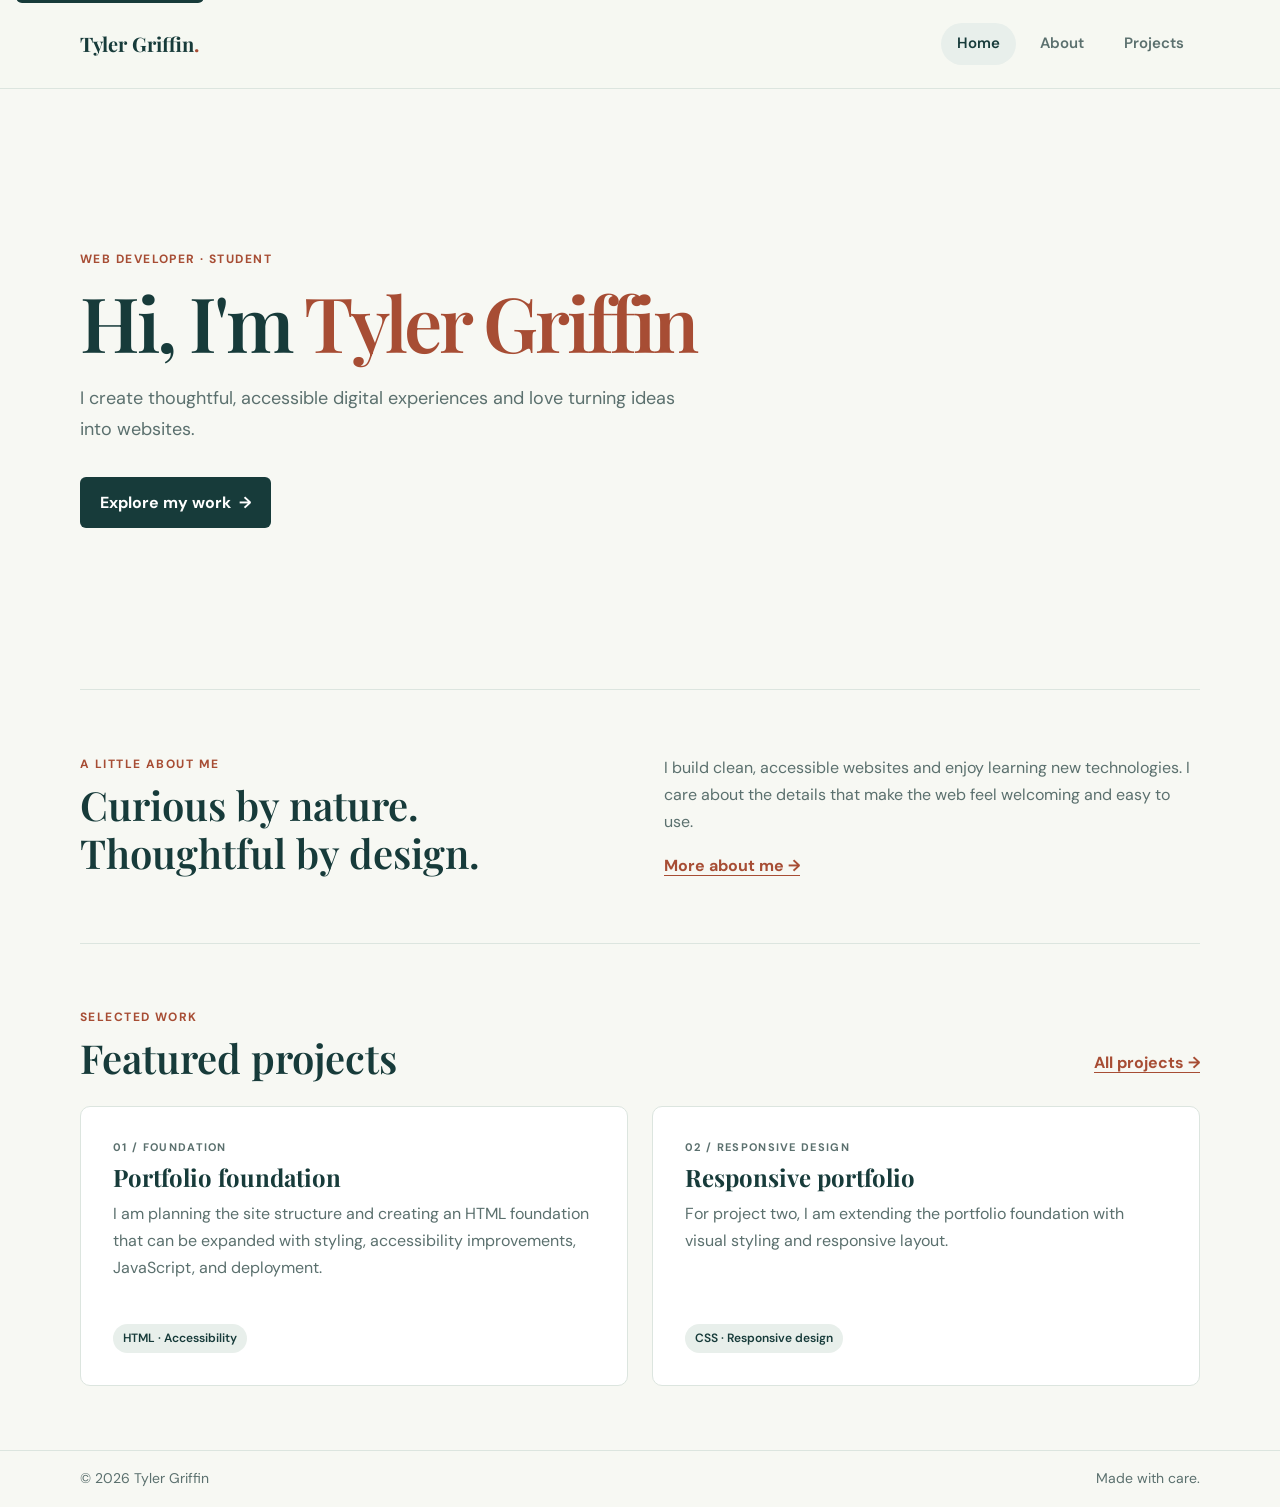
<file: index.html>
<!DOCTYPE html>
<html lang="en">
  <head>
    <meta charset="UTF-8" />
    <meta name="viewport" content="width=device-width, initial-scale=1.0" />
    <title>My Portfolio | Home</title>
    <meta name="description" content="The portfolio of Tyler Griffin, web developer and student." />
    <link rel="preconnect" href="https://fonts.googleapis.com" />
    <link rel="preconnect" href="https://fonts.gstatic.com" crossorigin />
    <link href="https://fonts.googleapis.com/css2?family=DM+Sans:wght@400;500;600;700&family=Playfair+Display:wght@600;700&display=swap" rel="stylesheet" />
    <link rel="stylesheet" href="styles.css" />
  </head>
  <body>
    <a class="skip-link" href="#main-content">Skip to main content</a>
    <header class="site-header">
      <nav class="site-nav page-width" aria-label="Main navigation">
        <a class="brand" href="index.html" aria-label="Tyler Griffin home page">Tyler Griffin<span aria-hidden="true">.</span></a>
        <ul class="nav-links">
          <li><a href="index.html" aria-current="page">Home</a></li>
          <li><a href="about.html">About</a></li>
          <li><a href="projects.html">Projects</a></li>
        </ul>
      </nav>
    </header>

    <main id="main-content" class="page-width">
      <section class="hero">
      <p class="eyebrow">Web developer · Student</p>
      <h1>Hi, I'm <span>Tyler Griffin</span></h1>
      <p class="hero-copy">I create thoughtful, accessible digital experiences and love turning ideas into websites.</p>
      <a class="button-link" href="projects.html">Explore my work <span aria-hidden="true">→</span></a>
      </section>

      <section class="content-section intro-section">
      <div>
        <p class="eyebrow">A little about me</p>
        <h2>Curious by nature.<br />Thoughtful by design.</h2>
      </div>
      <div class="intro-copy">
        <p>I build clean, accessible websites and enjoy learning new technologies. I care about the details that make the web feel welcoming and easy to use.</p>
        <a class="text-link" href="about.html">More about me <span aria-hidden="true">→</span></a>
      </div>
      </section>

      <section class="content-section">
      <div class="section-heading">
        <div>
          <p class="eyebrow">Selected work</p>
          <h2>Featured projects</h2>
        </div>
        <a class="text-link" href="projects.html">All projects <span aria-hidden="true">→</span></a>
      </div>
      <div class="project-grid">
        <article class="project-card">
          <p class="project-number">01 / Foundation</p>
          <h3>Portfolio foundation</h3>
          <p>I am planning the site structure and creating an HTML foundation that can be expanded with styling, accessibility improvements, JavaScript, and deployment.</p>
          <span class="project-tag">HTML · Accessibility</span>
        </article>
        <article class="project-card">
          <p class="project-number">02 / Responsive design</p>
          <h3>Responsive portfolio</h3>
          <p>For project two, I am extending the portfolio foundation with visual styling and responsive layout.</p>
          <span class="project-tag">CSS · Responsive design</span>
        </article>
      </div>
      </section>
    </main>

    <footer class="site-footer">
      <p class="page-width">© 2026 Tyler Griffin <span>Made with care.</span></p>
    </footer>
  </body>
</html>
</file>
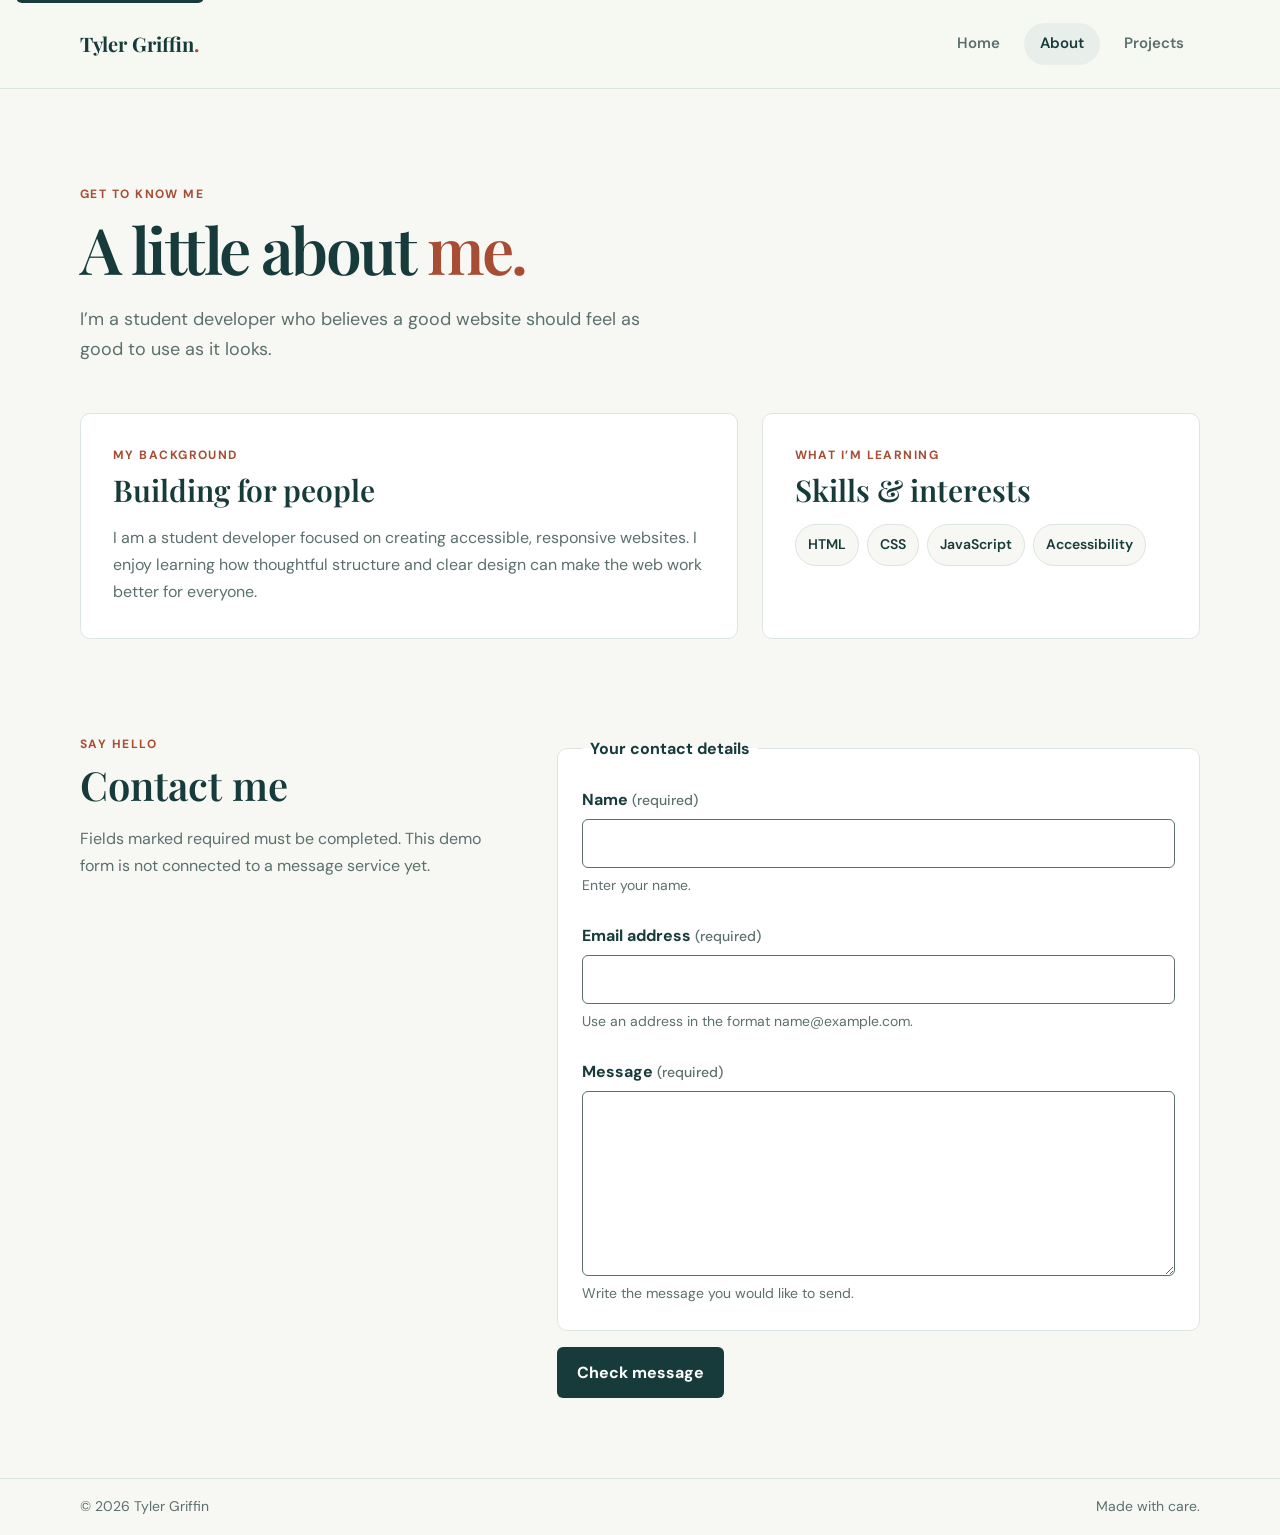
<file: about.html>
<!DOCTYPE html>
<html lang="en">
  <head>
    <meta charset="UTF-8" />
    <meta name="viewport" content="width=device-width, initial-scale=1.0" />
    <title>My Portfolio | About & Contact</title>
    <meta name="description" content="Learn about Tyler Griffin, a student developer focused on accessible web design." />
    <link rel="preconnect" href="https://fonts.googleapis.com" />
    <link rel="preconnect" href="https://fonts.gstatic.com" crossorigin />
    <link href="https://fonts.googleapis.com/css2?family=DM+Sans:wght@400;500;600;700&family=Playfair+Display:wght@600;700&display=swap" rel="stylesheet" />
    <link rel="stylesheet" href="styles.css" />
  </head>
  <body>
    <a class="skip-link" href="#main-content">Skip to main content</a>
    <header class="site-header">
      <nav class="site-nav page-width" aria-label="Main navigation">
        <a class="brand" href="index.html" aria-label="Tyler Griffin home page">Tyler Griffin<span aria-hidden="true">.</span></a>
        <ul class="nav-links">
          <li><a href="index.html">Home</a></li>
          <li><a href="about.html" aria-current="page">About</a></li>
          <li><a href="projects.html">Projects</a></li>
        </ul>
      </nav>
    </header>

    <main id="main-content" class="page-width">
      <section class="page-heading">
        <p class="eyebrow">Get to know me</p>
        <h1>A little about <span>me.</span></h1>
        <p class="page-lead">I’m a student developer who believes a good website should feel as good to use as it looks.</p>
      </section>

      <div class="about-grid">
        <section class="info-card">
          <p class="eyebrow">My background</p>
          <h2>Building for people</h2>
          <p>I am a student developer focused on creating accessible, responsive websites. I enjoy learning how thoughtful structure and clear design can make the web work better for everyone.</p>
        </section>

        <section class="info-card skills-card">
          <p class="eyebrow">What I’m learning</p>
          <h2>Skills & interests</h2>
          <ul class="skill-list">
            <li>HTML</li>
            <li>CSS</li>
            <li>JavaScript</li>
            <li>Accessibility</li>
          </ul>
        </section>
      </div>

      <section class="contact-section" aria-labelledby="contact-heading">
        <div class="contact-heading">
          <p class="eyebrow">Say hello</p>
          <h2 id="contact-heading">Contact me</h2>
          <p class="contact-copy">Fields marked required must be completed. This demo form is not connected to a message service yet.</p>
        </div>

        <form class="contact-form">
          <fieldset>
            <legend>Your contact details</legend>
            <div class="form-field">
              <label for="contact-name">Name <span>(required)</span></label>
              <input id="contact-name" name="name" type="text" autocomplete="name" maxlength="100" required aria-describedby="name-hint name-error" />
              <p class="field-hint" id="name-hint">Enter your name.</p>
              <p class="form-error" id="name-error" hidden aria-live="polite"></p>
            </div>

            <div class="form-field">
              <label for="contact-email">Email address <span>(required)</span></label>
              <input id="contact-email" name="email" type="email" autocomplete="email" maxlength="254" required aria-describedby="email-hint email-error" />
              <p class="field-hint" id="email-hint">Use an address in the format name@example.com.</p>
              <p class="form-error" id="email-error" hidden aria-live="polite"></p>
            </div>

            <div class="form-field">
              <label for="contact-message">Message <span>(required)</span></label>
              <textarea id="contact-message" name="message" rows="6" required aria-describedby="message-hint message-error"></textarea>
              <p class="field-hint" id="message-hint">Write the message you would like to send.</p>
              <p class="form-error" id="message-error" hidden aria-live="polite"></p>
            </div>
          </fieldset>

          <button class="button-link" type="submit">Check message</button>
          <p class="form-status" role="status" aria-live="polite"></p>
        </form>
      </section>
    </main>

    <footer class="site-footer">
      <p class="page-width">© 2026 Tyler Griffin <span>Made with care.</span></p>
    </footer>
    <script>
      const form = document.querySelector(".contact-form");
      const status = form.querySelector(".form-status");

      function showError(field) {
        const error = document.getElementById(`${field.id.replace("contact-", "")}-error`);
        error.textContent = field.validationMessage;
        error.hidden = false;
        field.setAttribute("aria-invalid", "true");
      }

      function clearError(field) {
        const error = document.getElementById(`${field.id.replace("contact-", "")}-error`);
        error.textContent = "";
        error.hidden = true;
        field.removeAttribute("aria-invalid");
      }

      let submitted = false;

      form.addEventListener("invalid", (event) => {
        submitted = true;
        showError(event.target);
      }, true);

      form.addEventListener("input", (event) => {
        if (event.target.validity.valid) {
          clearError(event.target);
        } else if (submitted) {
          showError(event.target);
        }
      });

      form.addEventListener("submit", (event) => {
        event.preventDefault();
        status.textContent = "Your message passed validation, but this demo form is not connected to a message service yet.";
      });
    </script>
  </body>
</html>
</file>
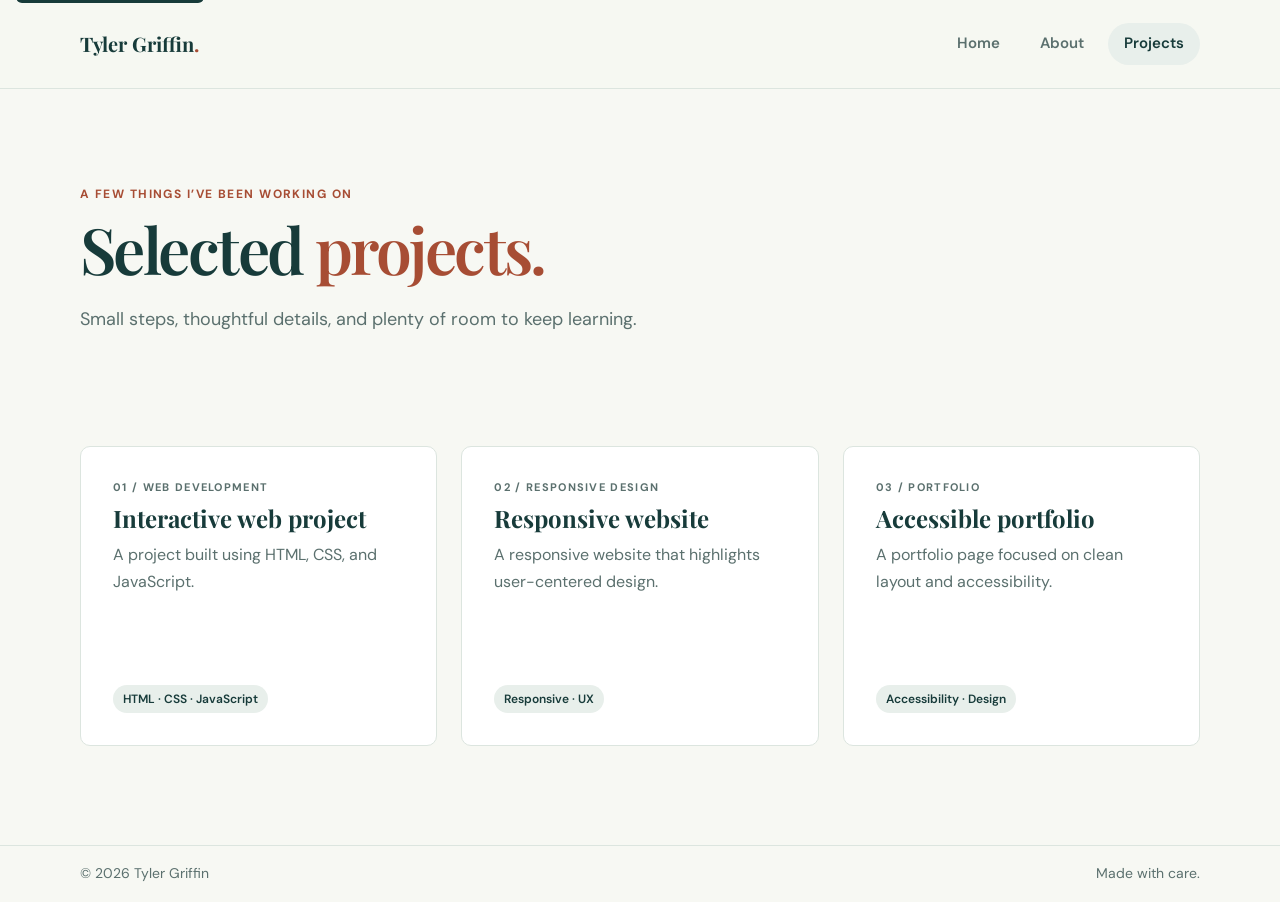
<file: projects.html>
<!DOCTYPE html>
<html lang="en">
  <head>
    <meta charset="UTF-8" />
    <meta name="viewport" content="width=device-width, initial-scale=1.0" />
    <title>My Portfolio | Projects</title>
    <meta name="description" content="Explore projects by Tyler Griffin, a student developer." />
    <link rel="preconnect" href="https://fonts.googleapis.com" />
    <link rel="preconnect" href="https://fonts.gstatic.com" crossorigin />
    <link href="https://fonts.googleapis.com/css2?family=DM+Sans:wght@400;500;600;700&family=Playfair+Display:wght@600;700&display=swap" rel="stylesheet" />
    <link rel="stylesheet" href="styles.css" />
  </head>
  <body>
    <a class="skip-link" href="#main-content">Skip to main content</a>
    <header class="site-header">
      <nav class="site-nav page-width" aria-label="Main navigation">
        <a class="brand" href="index.html" aria-label="Tyler Griffin home page">Tyler Griffin<span aria-hidden="true">.</span></a>
        <ul class="nav-links">
          <li><a href="index.html">Home</a></li>
          <li><a href="about.html">About</a></li>
          <li><a href="projects.html" aria-current="page">Projects</a></li>
        </ul>
      </nav>
    </header>

    <main id="main-content" class="page-width">
      <section class="page-heading">
        <p class="eyebrow">A few things I’ve been working on</p>
        <h1>Selected <span>projects.</span></h1>
        <p class="page-lead">Small steps, thoughtful details, and plenty of room to keep learning.</p>
      </section>

      <section class="content-section projects-section">
        <h2 class="visually-hidden">Featured work</h2>
        <div class="project-grid all-projects">
          <article class="project-card">
            <p class="project-number">01 / Web development</p>
            <h3>Interactive web project</h3>
            <p>A project built using HTML, CSS, and JavaScript.</p>
            <span class="project-tag">HTML · CSS · JavaScript</span>
          </article>

          <article class="project-card">
            <p class="project-number">02 / Responsive design</p>
            <h3>Responsive website</h3>
            <p>A responsive website that highlights user-centered design.</p>
            <span class="project-tag">Responsive · UX</span>
          </article>

          <article class="project-card">
            <p class="project-number">03 / Portfolio</p>
            <h3>Accessible portfolio</h3>
            <p>A portfolio page focused on clean layout and accessibility.</p>
            <span class="project-tag">Accessibility · Design</span>
          </article>
        </div>
      </section>
    </main>

    <footer class="site-footer">
      <p class="page-width">© 2026 Tyler Griffin <span>Made with care.</span></p>
    </footer>
  </body>
</html>
</file>
<file: styles.css>
:root {
  color-scheme: light;
  --color-ink: #173b3a;
  --color-muted: #5b706e;
  --color-paper: #f7f8f3;
  --color-surface: #ffffff;
  --color-accent-dark: #a74d34;
  --color-error: #a02c2c;
  --color-line: #dce5df;
  --font-body: "DM Sans", sans-serif;
  --font-heading: "Playfair Display", Georgia, serif;
  --space-1: 8px;
  --space-2: 16px;
  --space-3: 24px;
  --space-4: 32px;
  --space-5: 40px;
  --space-6: 48px;
  --space-8: 64px;
}

* {
  box-sizing: border-box;
}

html {
  scroll-behavior: smooth;
}

body {
  min-width: 320px;
  margin: 0;
  background: var(--color-paper);
  color: var(--color-ink);
  font-family: var(--font-body);
  font-size: 16px;
  line-height: 1.7;
}

a {
  color: inherit;
}

a:focus-visible {
  outline: 3px solid var(--color-ink);
  outline-offset: 4px;
}

.page-width {
  width: min(100% - 32px, 1120px);
  margin-inline: auto;
}

.site-header {
  border-bottom: 1px solid var(--color-line);
  background: rgb(247 248 243 / 94%);
}

.site-nav {
  display: flex;
  min-height: 72px;
  align-items: center;
  justify-content: space-between;
  gap: var(--space-2);
}

.brand {
  font-family: var(--font-heading);
  font-size: 20px;
  font-weight: 700;
  text-decoration: none;
  white-space: nowrap;
}

.brand span,
.hero h1 span,
.page-heading h1 span {
  color: var(--color-accent-dark);
}

.skip-link {
  position: absolute;
  left: 16px;
  top: -40px;
  z-index: 10;
  padding: 8px 12px;
  border-radius: 0 0 6px 6px;
  background: var(--color-ink);
  color: #fff;
  font-weight: 700;
  text-decoration: none;
}

.skip-link:focus {
  top: 0;
}

.nav-links {
  display: flex;
  flex-wrap: wrap;
  justify-content: flex-end;
  gap: 4px;
  margin: 0;
  padding: 0;
  list-style: none;
}

.nav-links li {
  display: flex;
}

.nav-links a {
  padding: 8px 12px;
  border-radius: 999px;
  color: var(--color-muted);
  font-size: 14px;
  font-weight: 600;
  text-decoration: none;
}

.nav-links a:hover,
.nav-links a[aria-current="page"] {
  background: #e8efeb;
  color: var(--color-ink);
}

#main-content {
  min-height: calc(100vh - 144px);
}

.hero {
  display: flex;
  min-height: 440px;
  flex-direction: column;
  align-items: flex-start;
  justify-content: center;
  padding-block: var(--space-8);
}

.eyebrow,
.project-number {
  margin: 0 0 var(--space-1);
  color: var(--color-accent-dark);
  font-size: 12px;
  font-weight: 700;
  letter-spacing: 0.12em;
  line-height: 1.5;
  text-transform: uppercase;
}

h1,
h2,
h3,
p {
  margin-top: 0;
}

h1,
h2,
h3 {
  color: var(--color-ink);
  line-height: 1.2;
}

h1,
h2 {
  font-family: var(--font-heading);
  font-weight: 600;
}

.hero h1 {
  max-width: 760px;
  margin-bottom: var(--space-2);
  font-size: clamp(42px, 10vw, 76px);
  letter-spacing: -0.04em;
}

.hero-copy,
.page-lead {
  max-width: 600px;
  margin-bottom: var(--space-4);
  color: var(--color-muted);
  font-size: 18px;
}

.button-link {
  display: inline-flex;
  min-height: 48px;
  align-items: center;
  gap: var(--space-1);
  padding: 12px 20px;
  border-radius: 6px;
  background: var(--color-ink);
  color: white;
  font-weight: 700;
  text-decoration: none;
  transition: background-color 160ms ease, transform 160ms ease;
}

.button-link:hover {
  transform: translateY(-2px);
  background: #245956;
}

.button-link:focus-visible,
input:focus-visible,
textarea:focus-visible {
  outline: 3px solid var(--color-ink);
  outline-offset: 3px;
}

.content-section {
  padding-block: var(--space-6);
}

.intro-section {
  display: grid;
  gap: var(--space-3);
  border-top: 1px solid var(--color-line);
  border-bottom: 1px solid var(--color-line);
}

.intro-section h2,
.section-heading h2,
.info-card h2 {
  margin-bottom: 0;
  font-size: clamp(28px, 6vw, 40px);
}

.intro-copy {
  max-width: 560px;
  color: var(--color-muted);
}

.intro-copy p {
  margin-bottom: var(--space-2);
}

.text-link {
  color: var(--color-accent-dark);
  font-weight: 700;
  text-decoration-thickness: 1px;
  text-underline-offset: 4px;
}

.section-heading {
  display: flex;
  align-items: flex-end;
  justify-content: space-between;
  gap: var(--space-2);
  margin-bottom: var(--space-3);
}

.section-heading .text-link {
  flex-shrink: 0;
  margin-bottom: 6px;
}

.project-grid,
.about-grid {
  display: grid;
  grid-template-columns: minmax(0, 1fr);
  gap: var(--space-2);
}

.project-card,
.info-card {
  min-width: 0;
  padding: var(--space-3);
  border: 1px solid var(--color-line);
  border-radius: 10px;
  background: var(--color-surface);
}

.project-card {
  display: flex;
  min-height: 240px;
  flex-direction: column;
  align-items: flex-start;
}

.project-number {
  color: var(--color-muted);
  font-size: 11px;
}

.project-card h3 {
  margin-bottom: var(--space-1);
  font-family: var(--font-heading);
  font-size: 24px;
}

.project-card > p:not(.project-number),
.info-card > p:not(.eyebrow) {
  color: var(--color-muted);
}

.project-tag {
  margin-top: auto;
  padding: 4px 10px;
  border-radius: 999px;
  background: #e8efeb;
  color: var(--color-ink);
  font-size: 12px;
  font-weight: 600;
}

.page-heading {
  max-width: 760px;
  padding-block: var(--space-8) var(--space-4);
}

.page-heading h1 {
  margin-bottom: var(--space-2);
  font-size: clamp(40px, 9vw, 64px);
  letter-spacing: -0.04em;
}

.page-lead {
  margin-bottom: 0;
}

.about-grid {
  padding-bottom: var(--space-8);
}

.contact-section {
  display: grid;
  gap: var(--space-4);
  padding-block: 0 var(--space-8);
}

.contact-heading h2 {
  margin-bottom: var(--space-2);
  font-size: clamp(28px, 6vw, 40px);
}

.contact-copy,
.field-hint {
  color: var(--color-muted);
}

.contact-copy {
  max-width: 560px;
  margin-bottom: 0;
}

.contact-form fieldset {
  display: grid;
  gap: var(--space-3);
  min-width: 0;
  margin: 0;
  padding: var(--space-3);
  border: 1px solid var(--color-line);
  border-radius: 10px;
  background: var(--color-surface);
}

.contact-form legend {
  padding-inline: var(--space-1);
  color: var(--color-ink);
  font-weight: 700;
}

.form-field {
  display: grid;
  gap: 6px;
}

.form-field label {
  color: var(--color-ink);
  font-weight: 700;
}

.form-field label span {
  color: var(--color-muted);
  font-size: 14px;
  font-weight: 500;
}

.form-field input,
.form-field textarea {
  width: 100%;
  min-height: 48px;
  padding: 10px 12px;
  border: 1px solid var(--color-muted);
  border-radius: 6px;
  background: var(--color-surface);
  color: var(--color-ink);
  font: inherit;
}

.form-field textarea {
  min-height: 144px;
  resize: vertical;
}

.field-hint,
.form-error {
  margin: 0;
  font-size: 14px;
}

.form-error {
  color: var(--color-error);
  font-weight: 600;
}

.form-field input[aria-invalid="true"],
.form-field textarea[aria-invalid="true"] {
  border: 2px solid var(--color-error);
}

.contact-form .button-link {
  margin-top: var(--space-2);
  border: 0;
  cursor: pointer;
  font: inherit;
  font-weight: 700;
}

.form-status {
  margin: var(--space-2) 0 0;
  color: var(--color-ink);
}

.info-card {
  padding: var(--space-4);
}

.info-card h2 {
  margin-bottom: var(--space-2);
  font-size: 30px;
}

.info-card > p:last-child {
  margin-bottom: 0;
}

.skill-list {
  display: flex;
  flex-wrap: wrap;
  gap: var(--space-1);
  margin: 0;
  padding: 0;
  list-style: none;
}

.skill-list li {
  padding: 8px 12px;
  border: 1px solid var(--color-line);
  border-radius: 999px;
  background: var(--color-paper);
  font-size: 14px;
  font-weight: 600;
}

.projects-section {
  padding-top: 0;
  padding-bottom: var(--space-8);
}

.visually-hidden {
  position: absolute;
  width: 1px;
  height: 1px;
  overflow: hidden;
  clip: rect(0, 0, 0, 0);
  white-space: nowrap;
  clip-path: inset(50%);
}

.site-footer {
  border-top: 1px solid var(--color-line);
  color: var(--color-muted);
  font-size: 14px;
}

.site-footer p {
  display: flex;
  justify-content: space-between;
  gap: var(--space-2);
  margin-bottom: 0;
  padding-block: var(--space-2);
}

@media (min-width: 700px) {
  .page-width {
    width: min(100% - 64px, 1120px);
  }

  .site-nav {
    min-height: 88px;
  }

  .nav-links {
    gap: var(--space-1);
  }

  .nav-links a {
    padding-inline: var(--space-2);
    font-size: 15px;
  }

  .hero {
    min-height: 520px;
  }

  .intro-section {
    grid-template-columns: 1fr 1fr;
    align-items: center;
    gap: var(--space-6);
    padding-block: var(--space-8);
  }

  .project-grid,
  .about-grid {
    grid-template-columns: repeat(2, minmax(0, 1fr));
    gap: var(--space-3);
  }

  .project-card {
    min-height: 280px;
    padding: var(--space-4);
  }

  .page-heading {
    padding-block: 96px var(--space-6);
  }
}

@media (min-width: 1100px) {
  .hero {
    min-height: 600px;
  }

  .content-section {
    padding-block: var(--space-8);
  }

  .all-projects {
    grid-template-columns: repeat(3, minmax(0, 1fr));
  }

  .all-projects .project-card {
    min-height: 300px;
  }

  .about-grid {
    grid-template-columns: 1.2fr 0.8fr;
    padding-bottom: 96px;
  }

  .contact-section {
    grid-template-columns: 0.8fr 1.2fr;
    gap: var(--space-6);
  }
}

@media (prefers-reduced-motion: reduce) {
  html {
    scroll-behavior: auto;
  }

  *,
  *::before,
  *::after {
    transition-duration: 0.01ms !important;
  }
}
</file>
